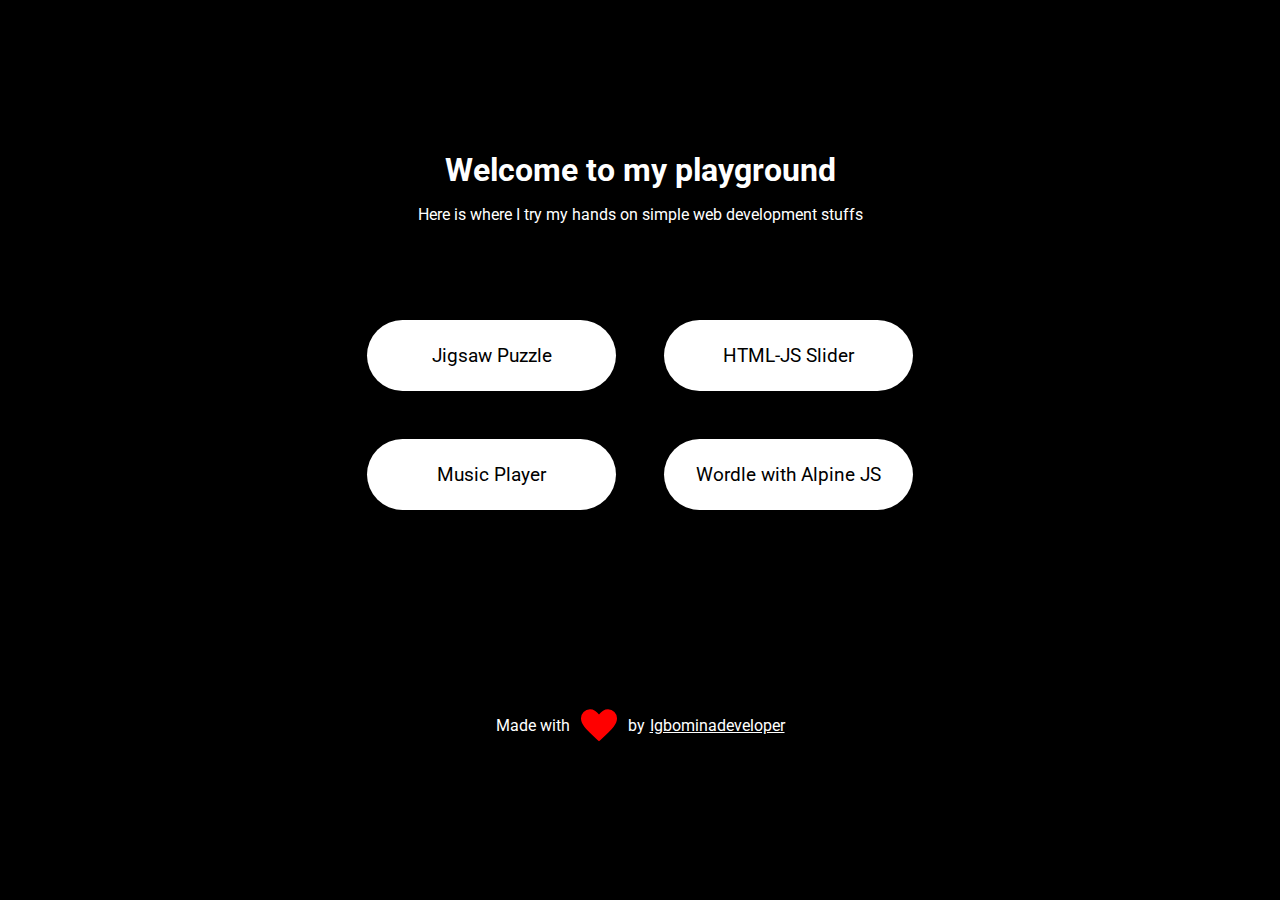
<file: index.html>
<!DOCTYPE html>
<html lang="en">
  <head>
    <meta charset="UTF-8" />
    <meta name="viewport" content="width=device-width, initial-scale=1.0" />
    <title>Igbominadeveloper - Playground</title>
    <link rel="stylesheet" href="index.css" />
    <link rel="preconnect" href="https://fonts.googleapis.com" />
    <link rel="preconnect" href="https://fonts.gstatic.com" crossorigin />
    <link
      href="https://fonts.googleapis.com/css2?family=Dancing+Script:wght@400;500&family=Roboto:ital,wght@1,100&display=swap"
      rel="stylesheet"
    />
    <meta name="og:title" content="Igbominadeveloper - Playground" />
    <meta
      name="description"
      content="Here is where I try my hands on simple web development stuffs"
    />
    <meta
      name="og:description"
      content="Here is where I try my hands on simple web development stuffs"
    />
    <meta name="og:image" content="./playground.png" />
    <meta name="twitter-card" content="summary_large_image" />
  </head>
  <body class="center">
    <div class="center introduction">
      <h1 class="heading">Welcome to my playground</h1>
      <blockquote>
        Here is where I try my hands on simple web development stuffs
      </blockquote>
    </div>

    <div class="projects">
      <a class="project center" target="_blank" href="/animation-puzzle"
        >Jigsaw Puzzle</a
      >
      <a class="project center" target="_blank" href="/html-js-slider"
        >HTML-JS Slider</a
      >
      <a class="project center" target="_blank" href="/music-player"
        >Music Player</a
      >
      <a class="project center" target="_blank" href="/wordle"
        >Wordle with Alpine JS</a
      >
    </div>

    <footer class="footer">
      Made with
      <svg
        class="love-icon"
        xmlns="http://www.w3.org/2000/svg"
        width="32"
        height="32"
        viewBox="0 0 24 24"
      >
        <path
          fill="currentColor"
          d="m12 19.654l-.758-.685q-2.448-2.236-4.05-3.829q-1.602-1.592-2.529-2.808q-.926-1.217-1.295-2.201Q3 9.146 3 8.15q0-1.908 1.296-3.204Q5.592 3.65 7.5 3.65q1.32 0 2.475.675T12 6.288Q12.87 5 14.025 4.325T16.5 3.65q1.908 0 3.204 1.296Q21 6.242 21 8.15q0 .996-.368 1.98q-.369.985-1.295 2.202q-.927 1.216-2.52 2.808q-1.592 1.593-4.06 3.83z"
        />
      </svg>
      by
      <a href="https://favourafolayan.me" class="link" target="_blank"
        >Igbominadeveloper</a
      >
    </footer>
  </body>
</html>
</file>
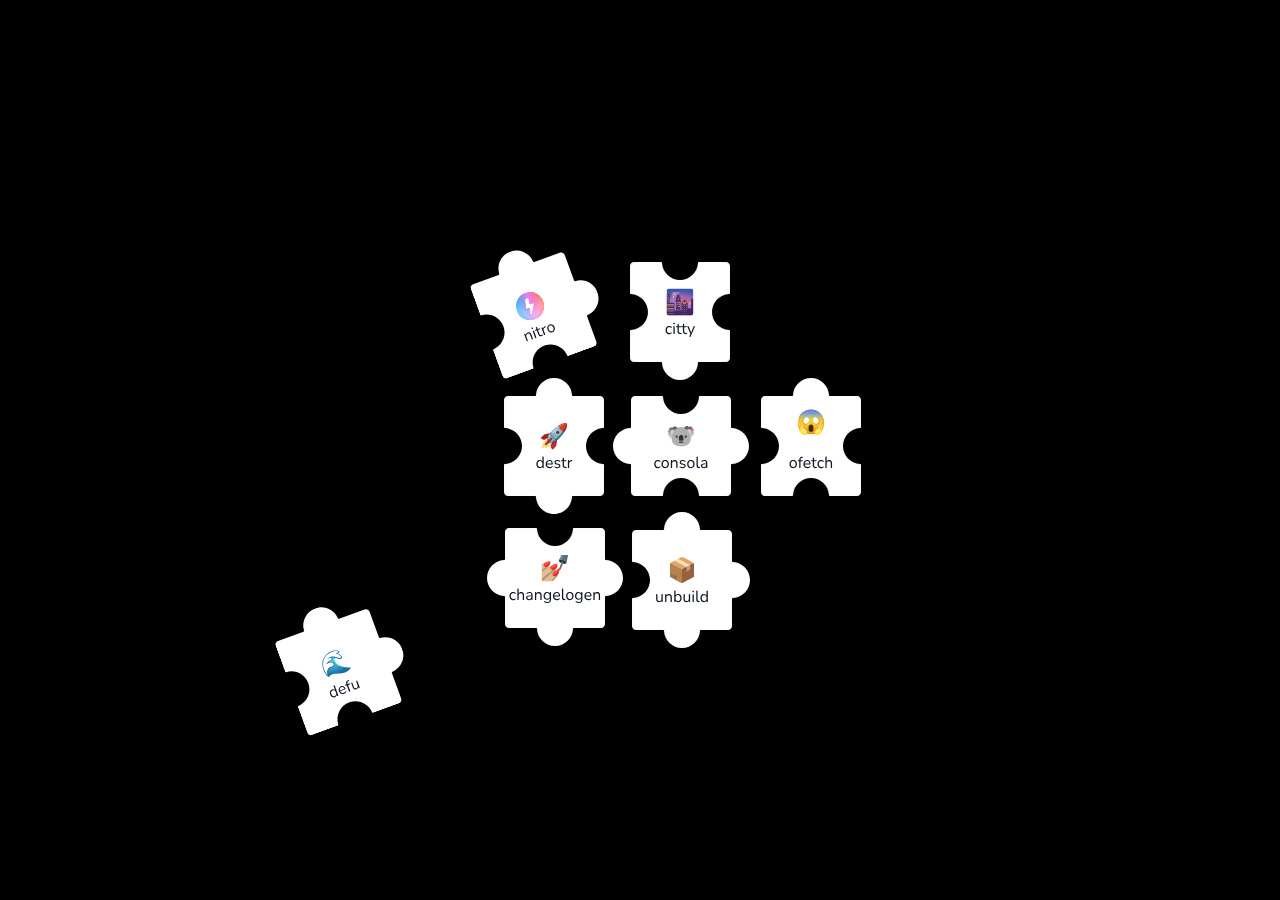
<file: animation-puzzle/index.html>
<!DOCTYPE html>
<html lang="en">
  <head>
    <meta charset="UTF-8" />
    <meta name="viewport" content="width=device-width, initial-scale=1.0" />
    <title>Animation Puzzle</title>
    <link rel="stylesheet" href="style.css" />
  </head>
  <body>
    <!-- Puzzle -->
    <div class="puzzle">
      <!-- puzzle row -->
      <div class="puzzle-group">
        <div class="puzzle-piece nitro">
          <img src="images/nitro.svg" alt="nitro" />
        </div>
        <div class="puzzle-piece citty">
          <img src="images/citty.svg" alt="citty" />
        </div>
      </div>

      <!-- puzzle row -->
      <div class="puzzle-group">
        <div class="puzzle-piece defu">
          <img src="images/defu.svg" alt="defu" />
        </div>
        <div class="puzzle-piece destr">
          <img src="images/destr.svg" alt="destr" />
        </div>
        <div class="puzzle-piece consola">
          <img src="images/consola.svg" alt="consola" />
        </div>
        <div class="puzzle-piece ofetch">
          <img src="images/ofetch.svg" alt="ofetch" />
        </div>
      </div>

      <!-- puzzle row -->
      <div class="puzzle-group">
        <div class="puzzle-piece changelogen">
          <img src="images/changelogen.svg" alt="changelogen" />
        </div>
        <div class="puzzle-piece unbuild">
          <img src="images/unbuild.svg" alt="unbuild" />
        </div>
      </div>
    </div>
  </body>
</html>
</file>
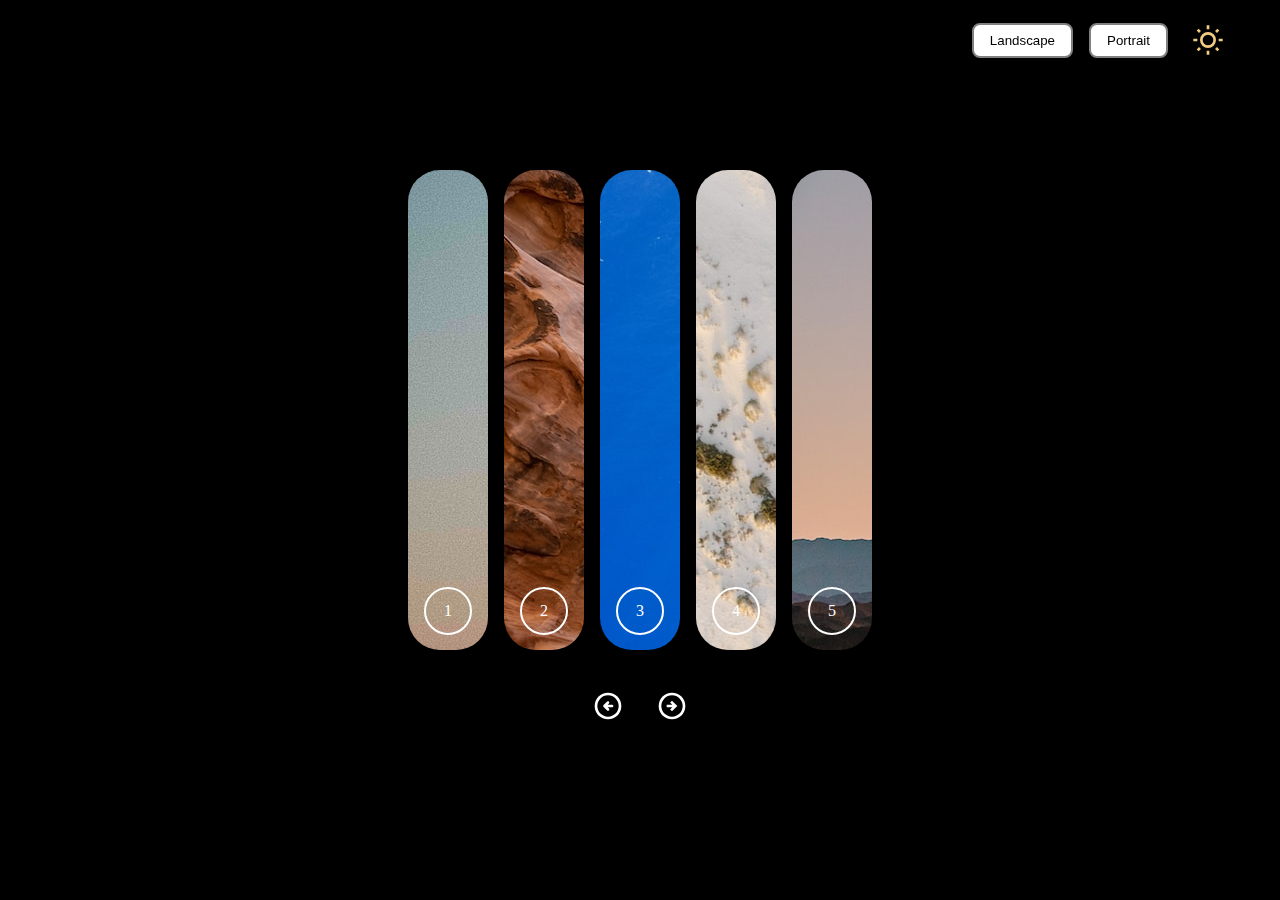
<file: html-js-slider/index.html>
<!DOCTYPE html>
<html lang="en">
  <head>
    <meta charset="UTF-8" />
    <meta name="viewport" content="width=device-width, initial-scale=1.0" />
    <title>Slider: HTML + JS + CSS</title>
    <link rel="stylesheet" href="index.css" />
  </head>
  <body>
    <section class="controls">
      <div class="theme-toggle">
        <button>
          <!-- Moon -->
          <svg
            xmlns="http://www.w3.org/2000/svg"
            width="32"
            height="32"
            viewBox="0 0 24 24"
            class="moon"
          >
            <path
              fill="currentColor"
              d="M17 11V8h-3V6h3V3h2v3h3v2h-3v3h-2Zm-6 8q1.35 0 2.513-.537t1.987-1.488q-3.15-.2-5.325-2.488T8 9q0-.325.025-.638T8.1 7.75q-1.4.775-2.25 2.163T5 13q0 2.5 1.75 4.25T11 19Zm0 2q-3.35 0-5.675-2.325T3 13q0-3.35 2.325-5.675T11 5q.125 0 .25.012t.25.013q-.725.8-1.113 1.812T10 9q0 2.5 1.75 4.25T16 15q.8 0 1.525-.2t1.375-.55q-.45 2.875-2.663 4.813T11 21Zm-.825-6.525Z"
            />
          </svg>

          <!-- Sun -->
          <svg
            xmlns="http://www.w3.org/2000/svg"
            width="32"
            height="32"
            viewBox="0 0 24 24"
            class="sun"
          >
            <path
              fill="currentColor"
              d="M11 4V1h2v3h-2Zm0 19v-3h2v3h-2Zm9-10v-2h3v2h-3ZM1 13v-2h3v2H1Zm17.7-6.3l-1.4-1.4l1.75-1.8l1.45 1.45l-1.8 1.75ZM4.95 20.5L3.5 19.05l1.8-1.75l1.4 1.4l-1.75 1.8Zm14.1 0l-1.75-1.8l1.4-1.4l1.8 1.75l-1.45 1.45ZM5.3 6.7L3.5 4.95L4.95 3.5L6.7 5.3L5.3 6.7ZM12 18q-2.5 0-4.25-1.75T6 12q0-2.5 1.75-4.25T12 6q2.5 0 4.25 1.75T18 12q0 2.5-1.75 4.25T12 18Zm0-2q1.675 0 2.838-1.163T16 12q0-1.675-1.163-2.838T12 8q-1.675 0-2.838 1.163T8 12q0 1.675 1.163 2.838T12 16Zm0-4Z"
            />
          </svg>
        </button>
      </div>

      <div class="orientation">
        <button>landscape</button>
        <button>portrait</button>
      </div>
    </section>

    <!-- slider -->
    <section class="slider-container">
      <div class="slider">
        <div class="slide" id="one">
          <span>1</span>
        </div>
        <div class="slide" id="two">
          <span>2</span>
        </div>
        <div class="slide" id="three">
          <span>3</span>
        </div>
        <div class="slide" id="four">
          <span>4</span>
        </div>
        <div class="slide" id="five">
          <span>5</span>
        </div>
      </div>

      <footer class="slider-control">
        <button class="left">
          <svg
            class="left-arrow"
            xmlns="http://www.w3.org/2000/svg"
            width="32"
            height="32"
            viewBox="0 0 24 24"
          >
            <path
              fill="currentColor"
              d="M11.8 13H15q.425 0 .713-.288T16 12q0-.425-.288-.712T15 11h-3.2l.9-.9q.275-.275.275-.7t-.275-.7q-.275-.275-.7-.275t-.7.275l-2.6 2.6q-.3.3-.3.7t.3.7l2.6 2.6q.275.275.7.275t.7-.275q.275-.275.275-.7t-.275-.7zm.2 9q-2.075 0-3.9-.788t-3.175-2.137q-1.35-1.35-2.137-3.175T2 12q0-2.075.788-3.9t2.137-3.175q1.35-1.35 3.175-2.137T12 2q2.075 0 3.9.788t3.175 2.137q1.35 1.35 2.138 3.175T22 12q0 2.075-.788 3.9t-2.137 3.175q-1.35 1.35-3.175 2.138T12 22m0-2q3.35 0 5.675-2.325T20 12q0-3.35-2.325-5.675T12 4Q8.65 4 6.325 6.325T4 12q0 3.35 2.325 5.675T12 20m0-8"
            />
          </svg>
        </button>

        <button class="right">
          <svg
            class="right-arrow"
            xmlns="http://www.w3.org/2000/svg"
            width="32"
            height="32"
            viewBox="0 0 24 24"
          >
            <path
              fill="currentColor"
              d="m12 16l4-4l-4-4l-1.4 1.4l1.6 1.6H8v2h4.2l-1.6 1.6zm0 6q-2.075 0-3.9-.788t-3.175-2.137q-1.35-1.35-2.137-3.175T2 12q0-2.075.788-3.9t2.137-3.175q1.35-1.35 3.175-2.137T12 2q2.075 0 3.9.788t3.175 2.137q1.35 1.35 2.138 3.175T22 12q0 2.075-.788 3.9t-2.137 3.175q-1.35 1.35-3.175 2.138T12 22m0-2q3.35 0 5.675-2.325T20 12q0-3.35-2.325-5.675T12 4Q8.65 4 6.325 6.325T4 12q0 3.35 2.325 5.675T12 20m0-8"
            />
          </svg>
        </button>
      </footer>
    </section>
  </body>
  <script src="./index.js"></script>
</html>
</file>
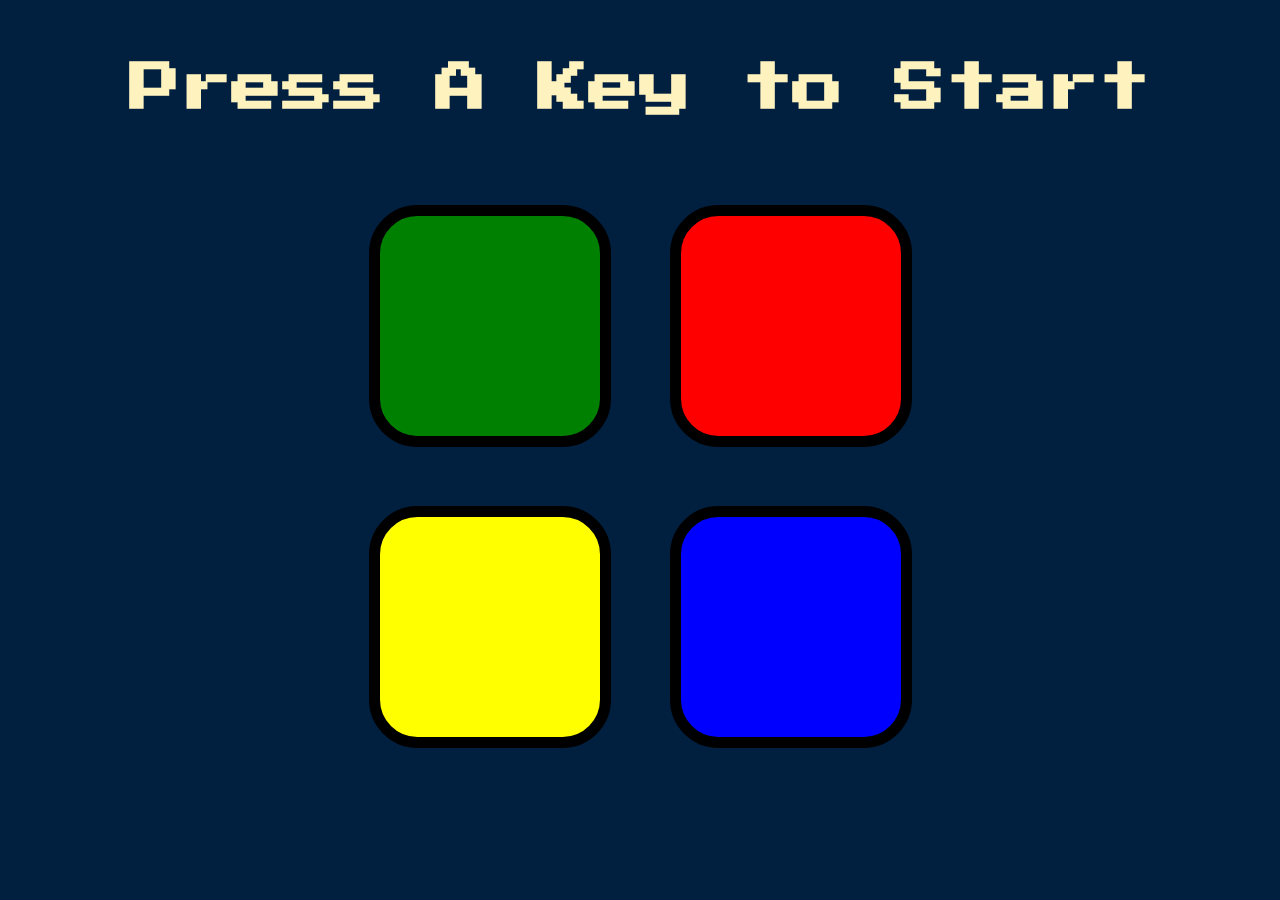
<file: simon-game-challenge/index.html>
<!DOCTYPE html>
<html lang="en" dir="ltr">
  <head>
    <meta charset="utf-8" />
    <title>Simon</title>
    <link rel="stylesheet" href="styles.css" />
    <link
      href="https://fonts.googleapis.com/css?family=Press+Start+2P"
      rel="stylesheet"
    />
  </head>

  <body>
    <h1 id="level-title">Press A Key to Start</h1>
    <div class="container">
      <div class="row">
        <div type="button" id="green" class="btn green"></div>

        <div type="button" id="red" class="btn red"></div>
      </div>

      <div class="row">
        <div type="button" id="yellow" class="btn yellow"></div>
        <div type="button" id="blue" class="btn blue"></div>
      </div>
    </div>
    <script src="https://ajax.googleapis.com/ajax/libs/jquery/3.6.0/jquery.min.js"></script>
    <script src="game.js"></script>
  </body>
</html>
</file>
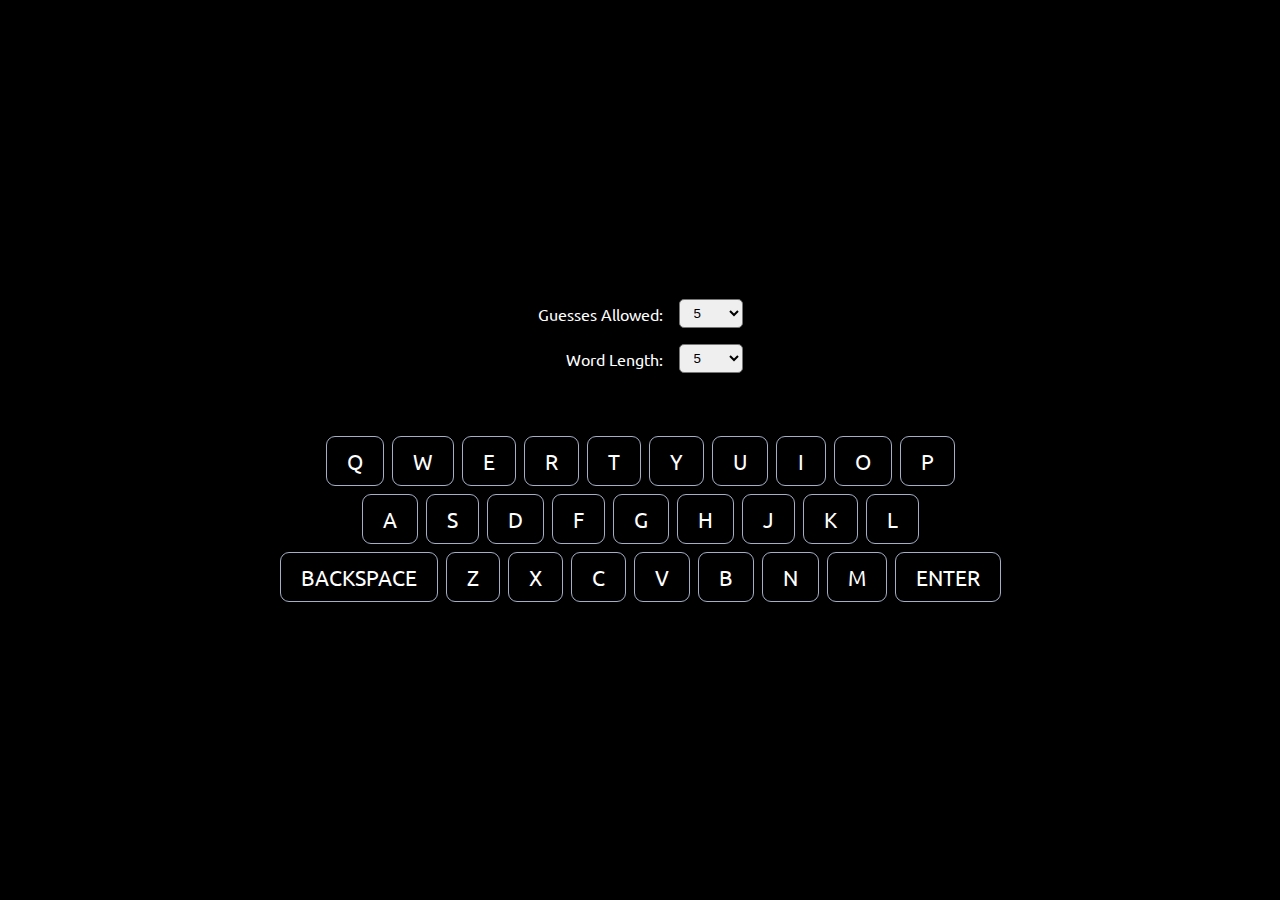
<file: wordle/index.html>
<!DOCTYPE html>
<html lang="en">
  <head>
    <meta charset="UTF-8" />
    <meta http-equiv="X-UA-Compatible" content="IE=edge" />
    <meta name="viewport" content="width=device-width, initial-scale=1.0" />
    <title>Wordle</title>
    <script src="alpine.min.js" defer></script>
    <link rel="preconnect" href="https://fonts.googleapis.com" />
    <link rel="preconnect" href="https://fonts.gstatic.com" crossorigin />
    <link
      href="https://fonts.googleapis.com/css2?family=Ubuntu:wght@300&display=swap"
      rel="stylesheet"
    />
    <link rel="stylesheet" href="style.css" />
  </head>
  <body>
    <div id="app" x-data="game" @keyUp.window="handleKeyPress">
      <div class="container">
        <div class="controls">
          <div class="control">
            <label> Guesses Allowed: </label>
            <select x-model.number="guessesAllowed">
              <option>5</option>
              <option>4</option>
              <option>3</option>
            </select>
          </div>

          <div class="control">
            <label> Word Length: </label>
            <select x-model.number="wordLength">
              <option>5</option>
              <option>4</option>
              <option>3</option>
            </select>
          </div>
        </div>
        <div class="board">
          <template x-for="row in board">
            <div class="row">
              <template x-for="(length, index) in row">
                <div
                  class="column"
                  x-text="row[index].word"
                  :class="row[index]['class']"
                ></div>
              </template>
            </div>
          </template>
        </div>

        <!-- keyboard -->
        <div class="keyboard">
          <!-- Generate QWERTY keyboard keys using HTML -->
          <div class="row">
            <div class="column key" @click="fillTileWithKeyPressed('Q')">Q</div>
            <div class="column key" @click="fillTileWithKeyPressed('W')">W</div>
            <div class="column key" @click="fillTileWithKeyPressed('E')">E</div>
            <div class="column key" @click="fillTileWithKeyPressed('R')">R</div>
            <div class="column key" @click="fillTileWithKeyPressed('T')">T</div>
            <div class="column key" @click="fillTileWithKeyPressed('Y')">Y</div>
            <div class="column key" @click="fillTileWithKeyPressed('U')">U</div>
            <div class="column key" @click="fillTileWithKeyPressed('I')">I</div>
            <div class="column key" @click="fillTileWithKeyPressed('O')">O</div>
            <div class="column key" @click="fillTileWithKeyPressed('P')">P</div>
          </div>

          <div class="row">
            <div class="column key" @click="fillTileWithKeyPressed('A')">A</div>
            <div class="column key" @click="fillTileWithKeyPressed('S')">S</div>
            <div class="column key" @click="fillTileWithKeyPressed('D')">D</div>
            <div class="column key" @click="fillTileWithKeyPressed('F')">F</div>
            <div class="column key" @click="fillTileWithKeyPressed('G')">G</div>
            <div class="column key" @click="fillTileWithKeyPressed('H')">H</div>
            <div class="column key" @click="fillTileWithKeyPressed('J')">J</div>
            <div class="column key" @click="fillTileWithKeyPressed('K')">K</div>
            <div class="column key" @click="fillTileWithKeyPressed('L')">L</div>
          </div>

          <div class="row">
            <div class="column key" @click="backspaceKeyPressed()">
              Backspace
            </div>
            <div class="column key" @click="fillTileWithKeyPressed('Z')">Z</div>
            <div class="column key" @click="fillTileWithKeyPressed('X')">X</div>
            <div class="column key" @click="fillTileWithKeyPressed('C')">C</div>
            <div class="column key" @click="fillTileWithKeyPressed('V')">V</div>
            <div class="column key" @click="fillTileWithKeyPressed('B')">B</div>
            <div class="column key" @click="fillTileWithKeyPressed('N')">N</div>
            <div class="column key" @click="fillTileWithKeyPressed('M')">M</div>
            <div class="column key" @click="enterKeyPressed()">Enter</div>
          </div>
        </div>
      </div>
    </div>

    <script src="index.js" />
  </body>
</html>
</file>
<file: index.css>
*,
*::after,
*::before {
  box-sizing: border-box;
  margin: 0;
  padding: 0;
}

body {
  min-height: 100dvh;
  background-color: black;
  color: white;
  font-family: 'Dancing Script', cursive;
  font-family: 'Roboto', sans-serif;
}

.center {
  display: grid;
  place-content: center;
}

.introduction {
  margin-bottom: 4rem;
  text-align: center;
}

.heading {
  margin-bottom: 1rem;
}

.projects {
  display: grid;
  gap: 3rem;
  padding: 2rem;
}

.project {
  background: white;
  color: black;
  border-radius: 2.5rem;
  text-decoration: none;
  font-size: larger;
  transition: all 0.3s;
  animation: grow 1s alternate;
  font-weight: 400;
  padding: 0.8rem;

  &:hover {
    scale: 1.1;
    background: lightgray;
    font-size: 500;
  }

  &:nth-of-type(1) {
    animation-delay: 0.1s;
  }

  &:nth-of-type(2) {
    animation-delay: 0.3s;
  }

  &:nth-of-type(3) {
    animation-delay: 0.4s;
  }

  &:nth-of-type(4) {
    animation-delay: 0.5s;
  }
}

.footer {
  margin-top: 10rem;
  text-align: center;

  display: flex;
  gap: 5px;
  align-items: center;
  justify-content: center;
}

.love-icon {
  height: 3rem;
  width: 3rem;
  color: red;
  animation: grow 0.8s infinite alternate;
}

.link {
  color: white;
}

@media screen and (min-width: 700px) {
  .projects {
    grid-template-columns: repeat(2, 1fr);
    width: 100%;
  }

  .project {
    padding: 1.5rem 2rem;
  }
}

@keyframes glow {
  from {
    opacity: 0.7;
  }

  to {
    opacity: 1;
  }
}

@keyframes grow {
  0% {
    scale: 1;
  }

  50% {
    scale: 1.1;
  }

  100% {
    scale: 1;
  }
}
</file>
<file: animation-puzzle/style.css>
html,
body {
  margin: 0;
  padding: 0;
  height: 100%;
  width: 100%;
}

body {
  background: black;
  display: flex;
  justify-content: center;
  align-items: center;
}

*,
:before,
:after {
  margin: 0;
  padding: 0;
  box-sizing: border-box;
}

.puzzle {
  padding: 2rem;
  display: flex;
  flex-direction: column;
  align-items: center;
}

.puzzle-piece {
  min-width: 136px;
  min-height: 136px;
  transition: all 0.2s ease-in-out;
}

.puzzle-piece svg {
  box-shadow: 2px 2px 5px rgba(0, 0, 0, 0.5);
}

.puzzle-group {
  display: flex;
}

/* row 1 */
.nitro {
  transform: rotateZ(-20deg) translate(-20px, -8px);
}

.citty {
  transform: translate(-10px, 20px);
}

/* row 2 */
.defu {
  transform: translate(-80px, 220px) rotateZ(-20deg);
}

.consola {
  transform: translate(-27px, 18px);
}

.ofetch {
  transform: translateX(-15px);
}

/* row 3 */
.changelogen {
  transform: translate(-17px, 10px);
}

.unbuild {
  transform: translate(-8px, -6px);
}

/* hover */

.puzzle:hover .puzzle-piece {
  transition: all 0.5 0.5 ease-in-out;
}

.puzzle:hover .defu {
  transform: translate(63px, 0px) rotateZ(0deg);
}

.puzzle:hover .destr {
  transform: translateX(27px);
}

.puzzle:hover .ofetch {
  transform: translateX(-45px);
}

.puzzle:hover .unbuild {
  transform: translate(-9px, -40px);
}

.puzzle:hover .changelogen {
  transform: translate(9px, -22px);
}

.puzzle:hover .citty {
  transform: translate(-9px, 55px);
}

.puzzle:hover .nitro {
  transform: rotateZ(0) translate(27px, 37px);
}
</file>
<file: html-js-slider/index.css>
html,
body {
  margin: 0;
  padding: 0;
  height: 100%;
  width: 100%;
}

body {
  display: grid;
  place-content: center;
  position: relative;
}

*,
:before,
:after {
  margin: 0;
  padding: 0;
  box-sizing: border-box;
}

.controls {
  margin: 1rem;
  position: fixed;
  right: 2rem;
  display: flex;
  flex-direction: row-reverse;
  gap: 1rem;
}

.orientation {
  display: flex;
  gap: 1rem;
}

.theme-toggle {
  display: flex;
  gap: 0.5rem;
}

.theme-toggle button {
  background: transparent;
  border: none;
  cursor: pointer;
  height: 3rem;
  width: 3rem;
  border-radius: 100%;
  display: grid;
  place-content: center;
}

.theme-toggle button:hover {
  background: rgb(246, 243, 243);
}

.theme-toggle button svg {
  height: 2rem;
  width: 2rem;
}

.sun {
  color: rgb(242, 203, 131);
}

.moon {
  color: white;
}

.theme-toggle button:hover .moon {
  color: black;
}

/* color */
@media (prefers-color-scheme: dark) {
  body {
    background: black;
  }
}

@media (prefers-color-scheme: light) {
  /* Light theme styles go here */
  body {
    background: white;
  }
}

.dark-mode {
  background: black;
}

.light-mode {
  background: white;
}

.light-mode .moon {
  color: black;
}

.orientation button {
  padding: 0.5rem 1rem;
  align-self: center;
  border-radius: 8px;
  border: 2px solid gray;
  cursor: pointer;
  text-transform: capitalize;
  background: white;
  color: black;
}

.orientation button:hover,
.orientation button:focus {
  background: gray;
  color: white;
}

.slider {
  height: 30rem;
  display: flex;
  gap: 1rem;
  width: 50rem;
  justify-content: center;
}

.slider-container {
  transition: all 500ms ease-in-out;
}

.slide {
  border-radius: 2rem;
  flex-basis: 5rem;
  cursor: pointer;
  transition: all 500ms ease-in-out;
  background-repeat: no-repeat;
  position: relative;

  padding-bottom: 1rem;
  color: white;
}

.expanded {
  flex-basis: 60%;
  justify-content: flex-start;
  padding-left: 1rem;
}

.slide:hover {
  opacity: 0.7;
}

.slide > span {
  border-radius: 100%;
  border: 2px solid white;
  font-size: medium;
  height: 3rem;
  width: 3rem;
  position: absolute;
  bottom: 15px;
  left: 16px;

  display: grid;
  place-items: center;
}

.slider-control {
  margin-top: 2rem;
  display: grid;
  place-content: center;
  grid-template-columns: repeat(2, max-content);
  gap: 1rem;
}

.slider-control button {
  border: none;
  cursor: pointer;
  background: none;
  border-radius: 100%;
  display: grid;
  place-content: center;
  padding: 0.5rem;
}

.slider-control button:hover {
  background: rgb(94, 93, 93);
}

.slider-control .left-arrow,
.slider-control .right-arrow {
  color: white;
}

.light-mode .slider-control .left-arrow,
.light-mode .slider-control .right-arrow {
  color: black;
}

.light-mode .slider-control button:hover {
  background: rgb(39, 39, 39);
}

.light-mode .slider-control button:hover .left-arrow,
.light-mode .slider-control button:hover .right-arrow {
  color: white;
}

/* slide images */

.slide:nth-child(1) {
  background: url('./images/1.jpeg');
}
.slide:nth-child(2) {
  background: url('./images/2.jpeg');
}
.slide:nth-child(3) {
  background: url('./images/3.jpeg');
}
.slide:nth-child(4) {
  background: url('./images/4.jpeg');
}
.slide:nth-child(5) {
  background: url('./images/5.jpeg');
}

/* Animation */

@keyframes dance {
  from {
    transform: translateY(0);
  }

  to {
    transform: translateY(3rem);
  }
}
</file>
<file: simon-game-challenge/styles.css>
body {
  text-align: center;
  background-color: #011f3f;
}

#level-title {
  font-family: 'Press Start 2P', cursive;
  font-size: 3.2rem;
  margin: 5%;
  color: #fef2bf;
}

.container {
  display: block;
  width: 100%;
  margin: auto;
}

.btn {
  margin: 25px;
  display: inline-block;
  height: 200px;
  width: 200px;
  border: 10px solid black;
  border-radius: 20%;
}

.game-over {
  background-color: red;
  opacity: 0.8;
}

.red {
  background-color: red;
  zoom: calc(1.1);
  cursor: pointer;
}

.green {
  background-color: green;
  zoom: calc(1.1);
  cursor: pointer;
}

.blue {
  background-color: blue;
  zoom: calc(1.1);
  cursor: pointer;
}

.yellow {
  background-color: yellow;
  zoom: calc(1.1);
  cursor: pointer;
}

.pressed {
  box-shadow: 0 0 20px white;
  background-color: grey;
}
</file>
<file: wordle/style.css>
body,
html {
  height: 100%;
}

:root {
  --gray: #a4aec4;
  --yellow: #f3c237;
  --white: #fff;
  --black: #000;
  --green: #79b851;
}

*,
::before,
::after {
  box-sizing: border-box;
  margin: 0;
  padding: 0;
}

body {
  display: grid;
  place-items: center;
  background: var(--black);
  font-family: Ubuntu;

  color: var(--white);
}

#app {
  animation: grow 1s ease-out;
}

.container {
  display: flex;
  flex-direction: column;
  gap: 1rem;
  align-items: center;
}

.row {
  display: flex;
  gap: 10px;
  transition: all 0.5s ease-out;
}

.column {
  outline: 1px solid var(--gray);
  height: 3rem;
  width: 3rem;
  display: flex;
  align-items: center;
  justify-content: center;
  font-size: 1.3rem;
  text-transform: uppercase;
  gap: 10px;

  border-radius: 8px;
}

.board {
  display: flex;
  flex-direction: column;
  gap: 10px;
}

.controls {
  display: flex;
  flex-direction: column;
  gap: 1rem;
  animation: hideAndSeek 4s ease-in-out;
}

.control {
  display: flex;
  align-items: center;
  justify-content: flex-end;
}

select {
  padding: 5px 10px;
  border-radius: 5px;
  margin-left: 1rem;
  width: 4rem;
}

.green {
  background: var(--green);
  color: var(--white);
}

.yellow {
  background: var(--yellow);
  color: var(--white);
}

.grey {
  background: #a4aec4;
  color: var(--white);
}

.keyboard {
  margin-top: 2rem;
  display: flex;
  flex-direction: column;
  align-items: center;
  gap: 10px;
}

.key {
  cursor: pointer;
  height: 3rem;
  width: unset;
  min-width: 3rem;

  padding: 0 20px;
}

.key:hover {
  background: var(--gray);
}

@media only screen and (max-width: 600px) {
}

@keyframes hideAndSeek {
  from {
    opacity: 0;
    transform: scale(0);
  }

  to {
    opacity: 1;
    transform: scale(1);
  }
}

@keyframes grow {
  from {
    transform: scale(0);
    opacity: 0;
  }

  50% {
    transform: scale(0.7);
    opacity: 0.5;
  }

  to {
    opacity: 1;
    transform: scale(1);
  }
}
</file>
